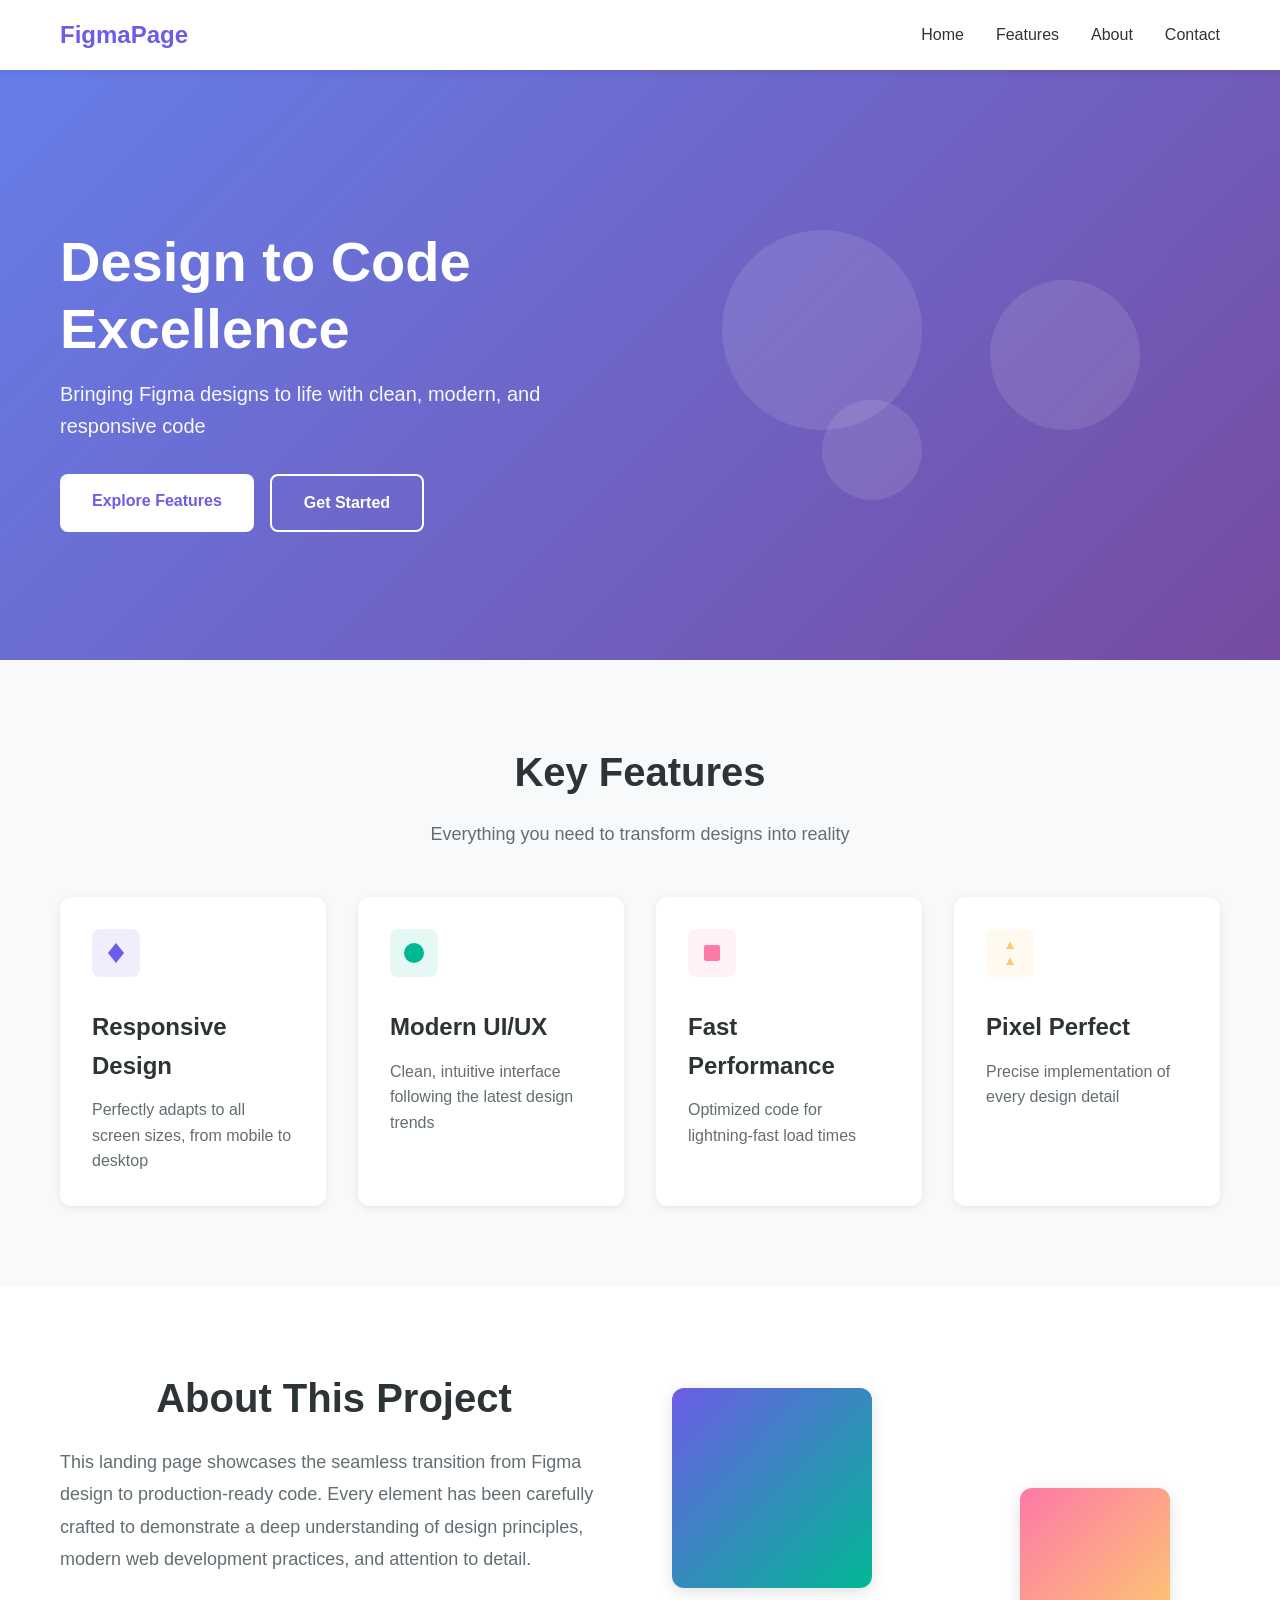
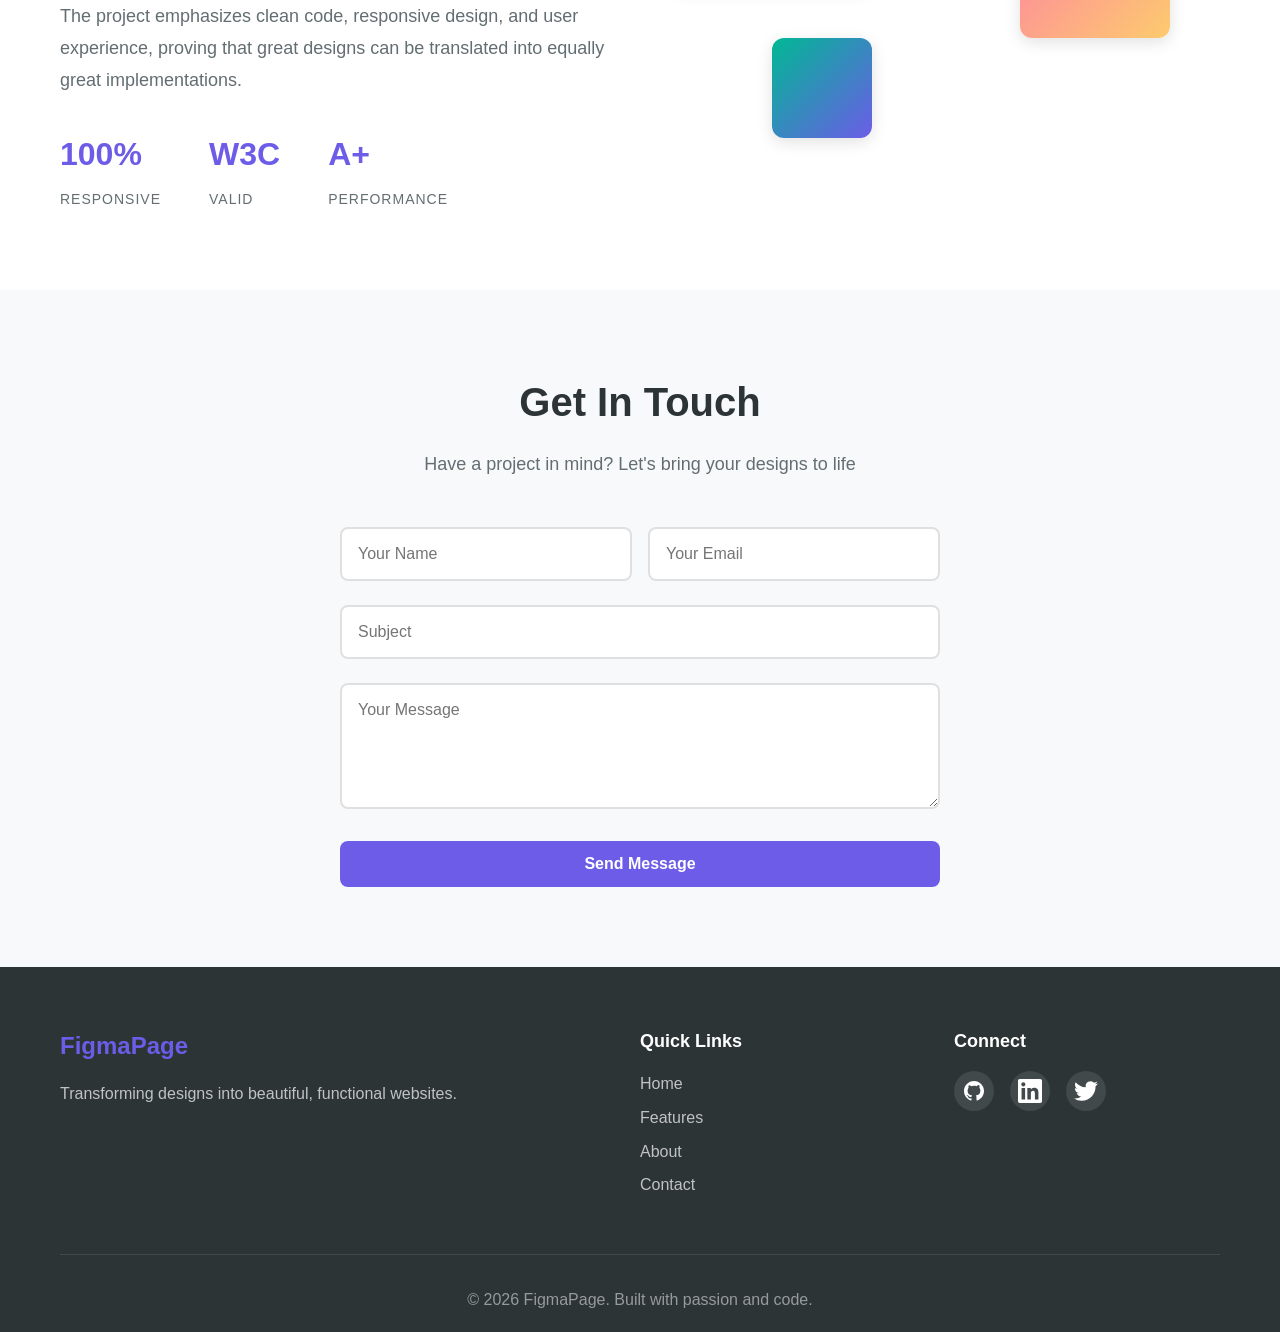
<file: index.html>
<!DOCTYPE html>
<html lang="en">
<head>
    <meta charset="UTF-8">
    <meta name="viewport" content="width=device-width, initial-scale=1.0">
    <meta name="description" content="Modern landing page designed with Figma - Showcasing design to code implementation">
    <title>Figma Landing Page Project</title>
    <link rel="stylesheet" href="styles.css">
</head>
<body>
    <!-- Navigation -->
    <nav class="navbar">
        <div class="container">
            <div class="nav-wrapper">
                <div class="logo">
                    <span class="logo-text">FigmaPage</span>
                </div>
                <ul class="nav-menu" id="navMenu">
                    <li><a href="#home" class="nav-link">Home</a></li>
                    <li><a href="#features" class="nav-link">Features</a></li>
                    <li><a href="#about" class="nav-link">About</a></li>
                    <li><a href="#contact" class="nav-link">Contact</a></li>
                </ul>
                <button class="mobile-menu-toggle" id="mobileMenuToggle">
                    <span></span>
                    <span></span>
                    <span></span>
                </button>
            </div>
        </div>
    </nav>

    <!-- Hero Section -->
    <section id="home" class="hero">
        <div class="container">
            <div class="hero-content">
                <h1 class="hero-title">Design to Code Excellence</h1>
                <p class="hero-subtitle">Bringing Figma designs to life with clean, modern, and responsive code</p>
                <div class="hero-buttons">
                    <a href="#features" class="btn btn-primary">Explore Features</a>
                    <a href="#contact" class="btn btn-secondary">Get Started</a>
                </div>
            </div>
            <div class="hero-image">
                <div class="hero-illustration">
                    <div class="illustration-circle circle-1"></div>
                    <div class="illustration-circle circle-2"></div>
                    <div class="illustration-circle circle-3"></div>
                </div>
            </div>
        </div>
    </section>

    <!-- Features Section -->
    <section id="features" class="features">
        <div class="container">
            <h2 class="section-title">Key Features</h2>
            <p class="section-subtitle">Everything you need to transform designs into reality</p>
            <div class="features-grid">
                <div class="feature-card">
                    <div class="feature-icon">
                        <svg width="48" height="48" viewBox="0 0 48 48" fill="none">
                            <rect width="48" height="48" rx="8" fill="#6C5CE7" opacity="0.1"/>
                            <path d="M24 14L32 24L24 34L16 24L24 14Z" fill="#6C5CE7"/>
                        </svg>
                    </div>
                    <h3 class="feature-title">Responsive Design</h3>
                    <p class="feature-description">Perfectly adapts to all screen sizes, from mobile to desktop</p>
                </div>
                <div class="feature-card">
                    <div class="feature-icon">
                        <svg width="48" height="48" viewBox="0 0 48 48" fill="none">
                            <rect width="48" height="48" rx="8" fill="#00B894" opacity="0.1"/>
                            <circle cx="24" cy="24" r="10" fill="#00B894"/>
                        </svg>
                    </div>
                    <h3 class="feature-title">Modern UI/UX</h3>
                    <p class="feature-description">Clean, intuitive interface following the latest design trends</p>
                </div>
                <div class="feature-card">
                    <div class="feature-icon">
                        <svg width="48" height="48" viewBox="0 0 48 48" fill="none">
                            <rect width="48" height="48" rx="8" fill="#FD79A8" opacity="0.1"/>
                            <rect x="16" y="16" width="16" height="16" rx="2" fill="#FD79A8"/>
                        </svg>
                    </div>
                    <h3 class="feature-title">Fast Performance</h3>
                    <p class="feature-description">Optimized code for lightning-fast load times</p>
                </div>
                <div class="feature-card">
                    <div class="feature-icon">
                        <svg width="48" height="48" viewBox="0 0 48 48" fill="none">
                            <rect width="48" height="48" rx="8" fill="#FDCB6E" opacity="0.1"/>
                            <path d="M24 12L28 20H20L24 12Z M24 28L20 36H28L24 28Z" fill="#FDCB6E"/>
                        </svg>
                    </div>
                    <h3 class="feature-title">Pixel Perfect</h3>
                    <p class="feature-description">Precise implementation of every design detail</p>
                </div>
            </div>
        </div>
    </section>

    <!-- About Section -->
    <section id="about" class="about">
        <div class="container">
            <div class="about-content">
                <div class="about-text">
                    <h2 class="section-title">About This Project</h2>
                    <p class="about-description">
                        This landing page showcases the seamless transition from Figma design to production-ready code. 
                        Every element has been carefully crafted to demonstrate a deep understanding of design principles, 
                        modern web development practices, and attention to detail.
                    </p>
                    <p class="about-description">
                        The project emphasizes clean code, responsive design, and user experience, proving that great 
                        designs can be translated into equally great implementations.
                    </p>
                    <div class="about-stats">
                        <div class="stat">
                            <span class="stat-number">100%</span>
                            <span class="stat-label">Responsive</span>
                        </div>
                        <div class="stat">
                            <span class="stat-number">W3C</span>
                            <span class="stat-label">Valid</span>
                        </div>
                        <div class="stat">
                            <span class="stat-number">A+</span>
                            <span class="stat-label">Performance</span>
                        </div>
                    </div>
                </div>
                <div class="about-image">
                    <div class="about-illustration">
                        <div class="illustration-box box-1"></div>
                        <div class="illustration-box box-2"></div>
                        <div class="illustration-box box-3"></div>
                    </div>
                </div>
            </div>
        </div>
    </section>

    <!-- Contact Section -->
    <section id="contact" class="contact">
        <div class="container">
            <h2 class="section-title">Get In Touch</h2>
            <p class="section-subtitle">Have a project in mind? Let's bring your designs to life</p>
            <form class="contact-form">
                <div class="form-row">
                    <div class="form-group">
                        <input type="text" id="name" name="name" placeholder="Your Name" required>
                    </div>
                    <div class="form-group">
                        <input type="email" id="email" name="email" placeholder="Your Email" required>
                    </div>
                </div>
                <div class="form-group">
                    <input type="text" id="subject" name="subject" placeholder="Subject" required>
                </div>
                <div class="form-group">
                    <textarea id="message" name="message" rows="5" placeholder="Your Message" required></textarea>
                </div>
                <button type="submit" class="btn btn-primary">Send Message</button>
            </form>
        </div>
    </section>

    <!-- Footer -->
    <footer class="footer">
        <div class="container">
            <div class="footer-content">
                <div class="footer-section">
                    <h3 class="footer-title">FigmaPage</h3>
                    <p class="footer-text">Transforming designs into beautiful, functional websites.</p>
                </div>
                <div class="footer-section">
                    <h4 class="footer-heading">Quick Links</h4>
                    <ul class="footer-links">
                        <li><a href="#home">Home</a></li>
                        <li><a href="#features">Features</a></li>
                        <li><a href="#about">About</a></li>
                        <li><a href="#contact">Contact</a></li>
                    </ul>
                </div>
                <div class="footer-section">
                    <h4 class="footer-heading">Connect</h4>
                    <div class="social-links">
                        <a href="#" class="social-link" aria-label="GitHub">
                            <svg width="24" height="24" viewBox="0 0 24 24" fill="currentColor">
                                <path d="M12 2C6.477 2 2 6.477 2 12c0 4.42 2.865 8.17 6.839 9.49.5.092.682-.217.682-.482 0-.237-.008-.866-.013-1.7-2.782.603-3.369-1.34-3.369-1.34-.454-1.156-1.11-1.463-1.11-1.463-.908-.62.069-.608.069-.608 1.003.07 1.531 1.03 1.531 1.03.892 1.529 2.341 1.087 2.91.831.092-.646.35-1.086.636-1.336-2.22-.253-4.555-1.11-4.555-4.943 0-1.091.39-1.984 1.029-2.683-.103-.253-.446-1.27.098-2.647 0 0 .84-.269 2.75 1.025A9.578 9.578 0 0112 6.836c.85.004 1.705.114 2.504.336 1.909-1.294 2.747-1.025 2.747-1.025.546 1.377.203 2.394.1 2.647.64.699 1.028 1.592 1.028 2.683 0 3.842-2.339 4.687-4.566 4.935.359.309.678.919.678 1.852 0 1.336-.012 2.415-.012 2.743 0 .267.18.578.688.48C19.138 20.167 22 16.418 22 12c0-5.523-4.477-10-10-10z"/>
                            </svg>
                        </a>
                        <a href="#" class="social-link" aria-label="LinkedIn">
                            <svg width="24" height="24" viewBox="0 0 24 24" fill="currentColor">
                                <path d="M20.447 20.452h-3.554v-5.569c0-1.328-.027-3.037-1.852-3.037-1.853 0-2.136 1.445-2.136 2.939v5.667H9.351V9h3.414v1.561h.046c.477-.9 1.637-1.85 3.37-1.85 3.601 0 4.267 2.37 4.267 5.455v6.286zM5.337 7.433c-1.144 0-2.063-.926-2.063-2.065 0-1.138.92-2.063 2.063-2.063 1.14 0 2.064.925 2.064 2.063 0 1.139-.925 2.065-2.064 2.065zm1.782 13.019H3.555V9h3.564v11.452zM22.225 0H1.771C.792 0 0 .774 0 1.729v20.542C0 23.227.792 24 1.771 24h20.451C23.2 24 24 23.227 24 22.271V1.729C24 .774 23.2 0 22.222 0h.003z"/>
                            </svg>
                        </a>
                        <a href="#" class="social-link" aria-label="Twitter">
                            <svg width="24" height="24" viewBox="0 0 24 24" fill="currentColor">
                                <path d="M23.953 4.57a10 10 0 01-2.825.775 4.958 4.958 0 002.163-2.723c-.951.555-2.005.959-3.127 1.184a4.92 4.92 0 00-8.384 4.482C7.69 8.095 4.067 6.13 1.64 3.162a4.822 4.822 0 00-.666 2.475c0 1.71.87 3.213 2.188 4.096a4.904 4.904 0 01-2.228-.616v.06a4.923 4.923 0 003.946 4.827 4.996 4.996 0 01-2.212.085 4.936 4.936 0 004.604 3.417 9.867 9.867 0 01-6.102 2.105c-.39 0-.779-.023-1.17-.067a13.995 13.995 0 007.557 2.209c9.053 0 13.998-7.496 13.998-13.985 0-.21 0-.42-.015-.63A9.935 9.935 0 0024 4.59z"/>
                            </svg>
                        </a>
                    </div>
                </div>
            </div>
            <div class="footer-bottom">
                <p>&copy; 2026 FigmaPage. Built with passion and code.</p>
            </div>
        </div>
    </footer>

    <script src="script.js"></script>
</body>
</html>
</file>
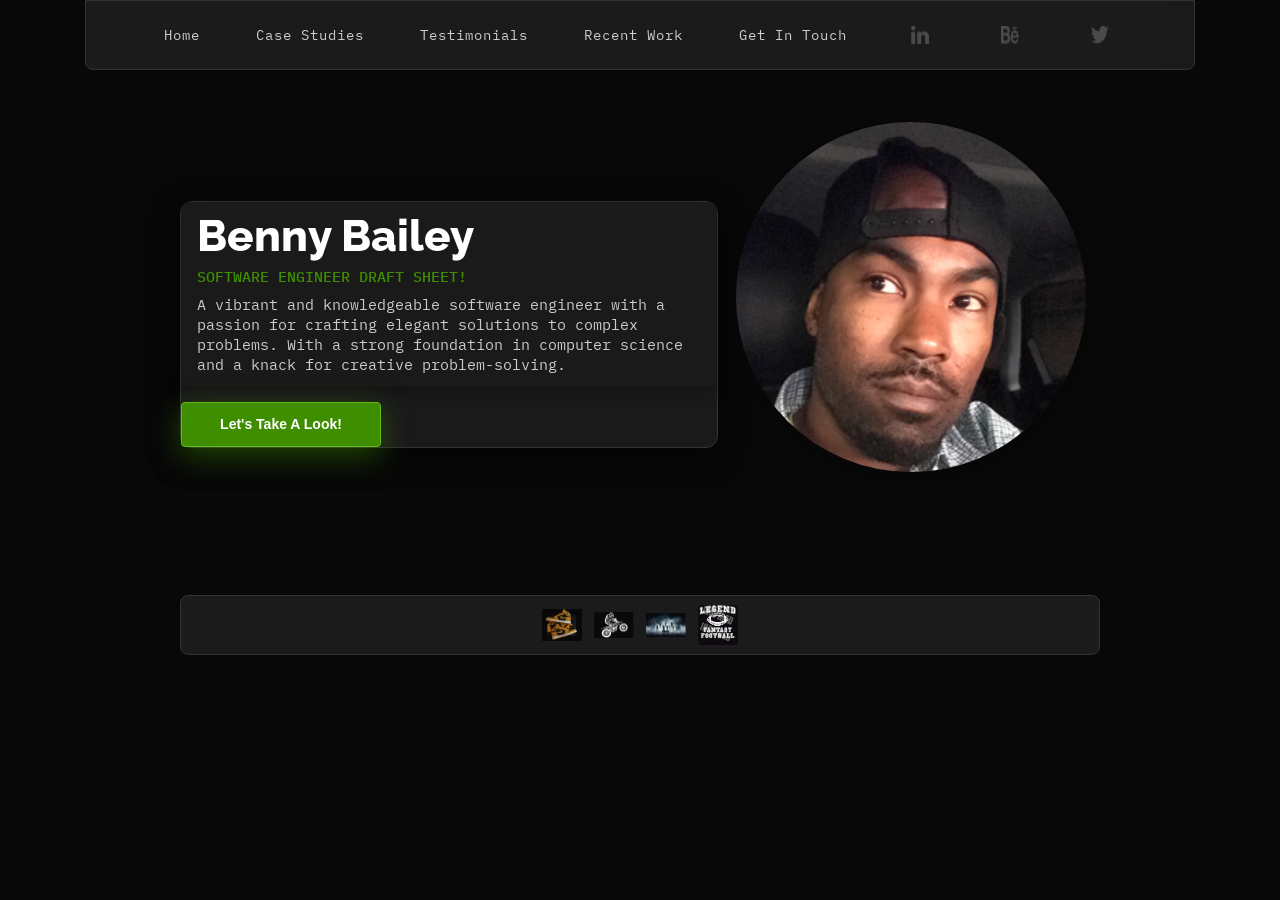
<file: figLanding.html>
<!DOCTYPE html>
<html lang="en">
<head>
    <meta charset="utf-8" />
    <meta name="viewport" content="width=device-width, initial-scale=1" />
    <title>Benny Bailey — Portfolio</title>
    <link rel="preconnect" href="https://fonts.googleapis.com" />
    <link rel="preconnect" href="https://fonts.gstatic.com" crossorigin />
    <link rel="stylesheet" href="figStyle.css" />
</head>
<body>
    <header class="navigation">
        <nav aria-label="Primary">
            <ul>
                <li><a href="#" aria-current="page">Home</a></li>
                <li><a href="#">Case Studies</a></li>
                <li><a href="#">Testimonials</a></li>
                <li><a href="#">Recent Work</a></li>
                <li><a href="#">Get In Touch</a></li>
                <li><a href="#" aria-label="LinkedIn profile"><img src="images/LinkedIn.png" alt="LinkedIn" width="18" height="18" decoding="async"/></a></li>
                <li><a href="#" aria-label="Behance profile"><img src="images/Behance.png" alt="Behance" width="18" height="18" decoding="async"/></a></li>
                <li><a href="#" aria-label="Twitter profile"><img src="images/Twitter.png" alt="Twitter" width="18" height="18" decoding="async"/></a></li>
            </ul>
        </nav>
    </header>

    <main>
        <section class="intro-card" aria-labelledby="hero-name">
            <div class="card">
                <img src="images/Yrboi.png" alt="Benny Bailey" width="350" height="350"/>
                <div class="card-body">
                    <div class="info-box">
                        <h1 id="hero-name">Benny Bailey</h1>
                        <span>SOFTWARE ENGINEER DRAFT SHEET!</span>
                        <p> A vibrant and knowledgeable software engineer with 
                            a passion for crafting elegant solutions to complex problems. 
                            With a strong foundation in computer science and a knack for 
                            creative problem-solving.
                        </p>
                    </div>
                </div>
                <button class="toggle" type="button">Let's Take A Look!</button>
            </div>
        </section>
    </main>

    <footer class="bottom">
        <nav class="bottom-nav" aria-label="Featured work">
            <ul>
                <li><a href="#" aria-label="Sneakers project"><img src="images/sneakers-bg.jpg" alt="Sneakers" class="logo" width="40" height="40" loading="lazy" decoding="async"/></a></li>
                <li><a href="#" aria-label="Biker project"><img src="images/biker.jpeg" alt="Biker" class="logo" width="40" height="40" loading="lazy" decoding="async"/></a></li>
                <li><a href="#" aria-label="Chess project"><img src="images/chess.jpeg" alt="Chess" class="logo" width="40" height="40" loading="lazy" decoding="async"/></a></li>
                <li><a href="#" aria-label="Football project"><img src="images/football.jpeg" alt="Football" class="logo" width="40" height="40" loading="lazy" decoding="async"/></a></li>
            </ul>
        </nav>
    </footer>
    
</body>
</html>
</file>
<file: styles.css>
/* Reset and Base Styles */
* {
    margin: 0;
    padding: 0;
    box-sizing: border-box;
}

:root {
    --primary-color: #6C5CE7;
    --secondary-color: #00B894;
    --accent-color: #FD79A8;
    --warning-color: #FDCB6E;
    --text-dark: #2D3436;
    --text-light: #636E72;
    --bg-light: #F8F9FA;
    --white: #FFFFFF;
    --shadow-sm: 0 2px 8px rgba(0, 0, 0, 0.08);
    --shadow-md: 0 4px 16px rgba(0, 0, 0, 0.12);
    --shadow-lg: 0 8px 32px rgba(0, 0, 0, 0.16);
    --transition: all 0.3s ease;
}

html {
    scroll-behavior: smooth;
}

body {
    font-family: -apple-system, BlinkMacSystemFont, 'Segoe UI', Roboto, 'Helvetica Neue', Arial, sans-serif;
    line-height: 1.6;
    color: var(--text-dark);
    background-color: var(--white);
}

.container {
    max-width: 1200px;
    margin: 0 auto;
    padding: 0 20px;
}

/* Navigation */
.navbar {
    position: fixed;
    top: 0;
    left: 0;
    right: 0;
    background-color: var(--white);
    box-shadow: var(--shadow-sm);
    z-index: 1000;
    transition: var(--transition);
}

.nav-wrapper {
    display: flex;
    justify-content: space-between;
    align-items: center;
    padding: 1rem 0;
}

.logo-text {
    font-size: 1.5rem;
    font-weight: 700;
    color: var(--primary-color);
}

.nav-menu {
    display: flex;
    list-style: none;
    gap: 2rem;
}

.nav-link {
    text-decoration: none;
    color: var(--text-dark);
    font-weight: 500;
    transition: var(--transition);
    position: relative;
}

.nav-link::after {
    content: '';
    position: absolute;
    bottom: -5px;
    left: 0;
    width: 0;
    height: 2px;
    background-color: var(--primary-color);
    transition: var(--transition);
}

.nav-link:hover {
    color: var(--primary-color);
}

.nav-link:hover::after {
    width: 100%;
}

.mobile-menu-toggle {
    display: none;
    flex-direction: column;
    gap: 4px;
    background: none;
    border: none;
    cursor: pointer;
    padding: 0.5rem;
}

.mobile-menu-toggle span {
    display: block;
    width: 25px;
    height: 3px;
    background-color: var(--text-dark);
    transition: var(--transition);
}

/* Hero Section */
.hero {
    padding: 120px 0 80px;
    background: linear-gradient(135deg, #667eea 0%, #764ba2 100%);
    color: var(--white);
    margin-top: 60px;
}

.hero .container {
    display: grid;
    grid-template-columns: 1fr 1fr;
    gap: 4rem;
    align-items: center;
}

.hero-title {
    font-size: 3.5rem;
    font-weight: 700;
    margin-bottom: 1rem;
    line-height: 1.2;
}

.hero-subtitle {
    font-size: 1.25rem;
    margin-bottom: 2rem;
    opacity: 0.95;
}

.hero-buttons {
    display: flex;
    gap: 1rem;
    flex-wrap: wrap;
}

.btn {
    padding: 0.875rem 2rem;
    border-radius: 8px;
    text-decoration: none;
    font-weight: 600;
    transition: var(--transition);
    display: inline-block;
    border: none;
    cursor: pointer;
    font-size: 1rem;
}

.btn-primary {
    background-color: var(--white);
    color: var(--primary-color);
}

.btn-primary:hover {
    transform: translateY(-2px);
    box-shadow: var(--shadow-lg);
}

.btn-secondary {
    background-color: transparent;
    color: var(--white);
    border: 2px solid var(--white);
}

.btn-secondary:hover {
    background-color: var(--white);
    color: var(--primary-color);
}

.hero-illustration {
    position: relative;
    height: 400px;
}

.illustration-circle {
    position: absolute;
    border-radius: 50%;
    background: rgba(255, 255, 255, 0.1);
    animation: float 3s ease-in-out infinite;
}

.circle-1 {
    width: 200px;
    height: 200px;
    top: 50px;
    left: 50px;
    animation-delay: 0s;
}

.circle-2 {
    width: 150px;
    height: 150px;
    top: 100px;
    right: 80px;
    animation-delay: 0.5s;
}

.circle-3 {
    width: 100px;
    height: 100px;
    bottom: 80px;
    left: 150px;
    animation-delay: 1s;
}

@keyframes float {
    0%, 100% {
        transform: translateY(0);
    }
    50% {
        transform: translateY(-20px);
    }
}

/* Features Section */
.features {
    padding: 80px 0;
    background-color: var(--bg-light);
}

.section-title {
    font-size: 2.5rem;
    font-weight: 700;
    text-align: center;
    margin-bottom: 1rem;
    color: var(--text-dark);
}

.section-subtitle {
    font-size: 1.125rem;
    text-align: center;
    color: var(--text-light);
    margin-bottom: 3rem;
}

.features-grid {
    display: grid;
    grid-template-columns: repeat(auto-fit, minmax(250px, 1fr));
    gap: 2rem;
}

.feature-card {
    background-color: var(--white);
    padding: 2rem;
    border-radius: 12px;
    box-shadow: var(--shadow-sm);
    transition: var(--transition);
}

.feature-card:hover {
    transform: translateY(-8px);
    box-shadow: var(--shadow-lg);
}

.feature-icon {
    margin-bottom: 1.5rem;
}

.feature-title {
    font-size: 1.5rem;
    font-weight: 600;
    margin-bottom: 0.75rem;
    color: var(--text-dark);
}

.feature-description {
    color: var(--text-light);
    line-height: 1.6;
}

/* About Section */
.about {
    padding: 80px 0;
    background-color: var(--white);
}

.about-content {
    display: grid;
    grid-template-columns: 1fr 1fr;
    gap: 4rem;
    align-items: center;
}

.about-description {
    font-size: 1.125rem;
    color: var(--text-light);
    margin-bottom: 1.5rem;
    line-height: 1.8;
}

.about-stats {
    display: flex;
    gap: 3rem;
    margin-top: 2rem;
}

.stat {
    display: flex;
    flex-direction: column;
}

.stat-number {
    font-size: 2rem;
    font-weight: 700;
    color: var(--primary-color);
    margin-bottom: 0.5rem;
}

.stat-label {
    color: var(--text-light);
    font-size: 0.875rem;
    text-transform: uppercase;
    letter-spacing: 1px;
}

.about-illustration {
    position: relative;
    height: 400px;
}

.illustration-box {
    position: absolute;
    border-radius: 12px;
    box-shadow: var(--shadow-md);
}

.box-1 {
    width: 200px;
    height: 200px;
    background: linear-gradient(135deg, var(--primary-color), var(--secondary-color));
    top: 0;
    left: 0;
    animation: rotate 10s linear infinite;
}

.box-2 {
    width: 150px;
    height: 150px;
    background: linear-gradient(135deg, var(--accent-color), var(--warning-color));
    top: 100px;
    right: 50px;
    animation: rotate 8s linear infinite reverse;
}

.box-3 {
    width: 100px;
    height: 100px;
    background: linear-gradient(135deg, var(--secondary-color), var(--primary-color));
    bottom: 50px;
    left: 100px;
    animation: rotate 12s linear infinite;
}

@keyframes rotate {
    from {
        transform: rotate(0deg);
    }
    to {
        transform: rotate(360deg);
    }
}

/* Contact Section */
.contact {
    padding: 80px 0;
    background-color: var(--bg-light);
}

.contact-form {
    max-width: 600px;
    margin: 0 auto;
}

.form-row {
    display: grid;
    grid-template-columns: 1fr 1fr;
    gap: 1rem;
}

.form-group {
    margin-bottom: 1.5rem;
}

.form-group input,
.form-group textarea {
    width: 100%;
    padding: 1rem;
    border: 2px solid #E0E0E0;
    border-radius: 8px;
    font-size: 1rem;
    font-family: inherit;
    transition: var(--transition);
}

.form-group input:focus,
.form-group textarea:focus {
    outline: none;
    border-color: var(--primary-color);
}

.form-group textarea {
    resize: vertical;
}

.contact-form .btn-primary {
    width: 100%;
    background-color: var(--primary-color);
    color: var(--white);
}

.contact-form .btn-primary:hover {
    background-color: #5f4fd1;
}

/* Footer */
.footer {
    background-color: var(--text-dark);
    color: var(--white);
    padding: 60px 0 20px;
}

.footer-content {
    display: grid;
    grid-template-columns: 2fr 1fr 1fr;
    gap: 3rem;
    margin-bottom: 3rem;
}

.footer-title {
    font-size: 1.5rem;
    font-weight: 700;
    margin-bottom: 1rem;
    color: var(--primary-color);
}

.footer-text {
    color: rgba(255, 255, 255, 0.7);
    line-height: 1.6;
}

.footer-heading {
    font-size: 1.125rem;
    font-weight: 600;
    margin-bottom: 1rem;
}

.footer-links {
    list-style: none;
}

.footer-links li {
    margin-bottom: 0.5rem;
}

.footer-links a {
    color: rgba(255, 255, 255, 0.7);
    text-decoration: none;
    transition: var(--transition);
}

.footer-links a:hover {
    color: var(--white);
    padding-left: 5px;
}

.social-links {
    display: flex;
    gap: 1rem;
}

.social-link {
    width: 40px;
    height: 40px;
    border-radius: 50%;
    background-color: rgba(255, 255, 255, 0.1);
    display: flex;
    align-items: center;
    justify-content: center;
    color: var(--white);
    transition: var(--transition);
}

.social-link:hover {
    background-color: var(--primary-color);
    transform: translateY(-3px);
}

.footer-bottom {
    text-align: center;
    padding-top: 2rem;
    border-top: 1px solid rgba(255, 255, 255, 0.1);
    color: rgba(255, 255, 255, 0.5);
}

/* Responsive Design */
@media (max-width: 768px) {
    .mobile-menu-toggle {
        display: flex;
    }

    .nav-menu {
        position: absolute;
        top: 100%;
        left: 0;
        right: 0;
        background-color: var(--white);
        flex-direction: column;
        padding: 1rem;
        box-shadow: var(--shadow-md);
        display: none;
    }

    .nav-menu.active {
        display: flex;
    }

    .hero .container {
        grid-template-columns: 1fr;
    }

    .hero-title {
        font-size: 2.5rem;
    }

    .hero-illustration {
        display: none;
    }

    .features-grid {
        grid-template-columns: 1fr;
    }

    .about-content {
        grid-template-columns: 1fr;
    }

    .about-illustration {
        display: none;
    }

    .form-row {
        grid-template-columns: 1fr;
    }

    .footer-content {
        grid-template-columns: 1fr;
    }

    .about-stats {
        flex-wrap: wrap;
    }
}

@media (max-width: 480px) {
    .hero-title {
        font-size: 2rem;
    }

    .section-title {
        font-size: 2rem;
    }

    .hero-buttons {
        flex-direction: column;
    }

    .btn {
        width: 100%;
        text-align: center;
    }
}
</file>
<file: figStyle.css>
@import url('https://fonts.googleapis.com/css2?family=IBM+Plex+Mono:ital,wght@0,100;0,200;0,300;0,400;0,500;0,600;0,700;1,100;1,200;1,300;1,400;1,500;1,600;1,700&family=Inter:ital,opsz,wght@0,14..32,100..900;1,14..32,100..900&family=Raleway:wght@100;200;300;400;500;600;700;800;900&display=swap');

:root {
    --color-bg: #080808;
    --color-surface: #1a1a1a;
    --color-border: #333;
    --color-text: #cccccc;
    --color-white: #ffffff;
    --color-accent: #3F8E00;
    --color-accent-border: #62BA1B;
}

*,
*::before,
*::after {
    box-sizing: border-box;
}

body {
    font-family: "IBM Plex Mono", monospace;
    background: var(--color-bg);
    width: 1280px;
    height: 700px;
    margin: 0;
    padding: 0;
    position: relative;
    opacity: 1;
    overflow: hidden;
}

.navigation {
    position: absolute;
    left: 85px;
    width: 1110px;
    height: 70px;
    background-image: url("./images/boxy1.png");
    background-repeat: no-repeat;
    background-size: contain;
    background-color: var(--color-surface);
    font-weight: 400;
    font-size: 14px;
    letter-spacing: 1px;
    color: var(--color-text);
    display: flex;
    justify-content: center;
    align-items: center;
    padding: 0;
    border-bottom-right-radius: 8px;
    border-bottom-left-radius: 8px;
    opacity: 1;
    border: 1px solid var(--color-border);
}

.navigation ul {
    display: flex;
    align-items: center;
    justify-content: center;
    gap: 40px;
    margin: 0 auto;
    padding: 0 12px;
    list-style-type: none;
    color: var(--color-text);
    max-width: 1100px;
}

.navigation li {
    display: inline-flex;
    align-items: center;
}

.navigation a {
    display: inline-flex;
    align-items: center;
    gap: 8px;
    color: inherit;
    text-decoration: none;
    padding: 6px 8px;
}

.navigation a:hover { opacity: 0.9; }

.navigation li img {
    width: 18px;
    height: 18px;
    margin: 0 8px;
    vertical-align: middle;
    opacity: 0.7;
}

.intro-card {
    position: absolute;
    top: 201px;
    left: 180px;
    width: 538px;
    height: 247px;
    opacity: 1;
    display: flex;
    align-items: center;
    justify-content: center;
    padding: 0;
}

.card {
    position: relative;
    background: var(--color-surface);
    border-radius: 12px;
    padding: 16px 20px;
    box-shadow: 0 8px 30px rgba(0, 0, 0, 0.5);
    width: 100%;
    height: 100%;
    display: flex;
    flex-direction: row;
    align-items: center;
    gap: 30px;
    border: 1px solid var(--color-border);
}

.card img {
    position: absolute;
    width: 350px;
    height: 350px;
    bottom: -25px;
    left: 555px;
    border-radius: 50%;
    object-fit: cover;
    display: block;
    box-shadow: 0 6px 12px rgba(13,20,28,0.06);
    opacity: 1;
    transform: none;
}

.card-body h1 {
    font-size: 1.25rem;
    margin: 0 0 8px;
    font-family: 'Inter', sans-serif;
    font-weight: 600;
    color: var(--color-white);
}

.card-body p {
    margin: 0 0 16px;
    color: var(--color-text);
    font-size: 0.95rem;
}

.info-box {
    position: absolute;
    top: 0;
    left: 0;
    background: var(--color-surface);
    border: none;
    border-radius: 8px;
    padding: 12px 16px;
    display: flex;
    flex-direction: column;
    align-items: flex-start;
    gap: 8px;
    box-shadow: 0 4px 16px rgba(0,0,0,0.3);
}

.info-box h1 {
    margin: 0;
    font-family: 'Raleway', sans-serif;
    font-weight: 800;
    font-style: normal;
    font-size: 44px;
    line-height: 100%;
    letter-spacing: 0%;
    vertical-align: bottom;
    color: var(--color-white);
}

.info-box p {
    margin: 0;
    font-size: 0.95rem;
    color: var(--color-text);
}

.info-box span {
    margin: 0;
    font-size: 0.95rem;
    color: var(--color-accent);
    font-weight: 500;
}

.toggle {
    position: absolute;
    bottom: 0;
    left: 0;
    display: inline-flex;
    align-items: center;
    justify-content: center;
    gap: 8px;
    width: 200px;
    height: 45px;
    box-sizing: border-box;
    padding: 12px 24px;
    background: var(--color-accent);
    color: var(--color-white);
    border-radius: 4px;
    border: 1px solid var(--color-accent-border);
    cursor: pointer;
    font-weight: 600;
    font-size: 14px;
    opacity: 1;
    transform: none;
    line-height: 1.2;
    box-shadow: 0px 8px 30px 0px #3F8E0080;
}

.toggle:hover { opacity: 0.95; }

.navigation a:focus-visible,
.bottom-nav a:focus-visible,
.toggle:focus-visible {
    outline: 2px solid var(--color-accent-border);
    outline-offset: 2px;
}

@media (max-width: 1200px) {
    body {
        width: 100%;
        min-height: 700px;
        height: auto;
        overflow-x: hidden;
        overflow-y: auto;
    }

    .navigation {
        left: 50%;
        transform: translateX(-50%);
        width: min(1110px, calc(100% - 32px));
    }

    .navigation ul {
        gap: clamp(12px, 2.5vw, 28px);
        padding: 0 16px;
    }

    .intro-card {
        left: 50%;
        transform: translateX(-50%);
        width: min(538px, calc(100% - 40px));
    }

    .card img {
        width: clamp(220px, 30vw, 320px);
        height: clamp(220px, 30vw, 320px);
        left: calc(100% - 40px);
        bottom: -20px;
    }

    .bottom {
        left: 50%;
        transform: translateX(-50%);
        width: min(920px, calc(100% - 40px));
    }
}

@media (max-width: 820px) {
    body {
        min-height: 100vh;
        height: auto;
    }

    .navigation {
        position: relative;
        left: auto;
        top: 0;
        transform: none;
        width: calc(100% - 20px);
        margin: 0 auto;
        height: auto;
        min-height: 70px;
        padding: 10px 0;
        background-size: cover;
    }

    .navigation ul {
        flex-wrap: wrap;
        gap: 10px 14px;
        justify-content: center;
        padding: 0 12px;
    }

    main {
        padding-top: 28px;
    }

    .intro-card {
        position: relative;
        top: 0;
        left: auto;
        transform: none;
        width: calc(100% - 20px);
        max-width: 560px;
        height: auto;
        margin: 0 auto;
    }

    .card {
        height: auto;
        min-height: 0;
        padding: 16px;
        gap: 16px;
        flex-direction: column;
        align-items: stretch;
    }

    .card img {
        position: static;
        width: 180px;
        height: 180px;
        margin: 0 auto;
    }

    .card-body {
        width: 100%;
    }

    .info-box {
        position: static;
        width: 100%;
        padding: 12px;
    }

    .info-box h1 {
        font-size: clamp(32px, 8vw, 44px);
    }

    .toggle {
        position: static;
        width: 100%;
        margin-top: 6px;
    }

    .bottom {
        position: relative;
        top: 0;
        left: auto;
        transform: none;
        width: calc(100% - 20px);
        margin: 20px auto 16px;
    }

    .bottom-nav ul {
        padding: 0 10px;
        gap: 8px;
    }

    .bottom-nav .logo {
        width: 34px;
        height: 34px;
    }
}

@media (max-width: 480px) {
    .navigation {
        font-size: 12px;
    }

    .info-box p,
    .info-box span {
        font-size: 0.9rem;
    }
}


.bottom {
    position: absolute;
    top: 595px;
    left: 180px;
    width: 920px;
    height: 60px;
    opacity: 1;
    background-image: url("./images/boxy1.png");
    background-repeat: no-repeat;
    background-size: contain;
    background-color: var(--color-surface);
    display: flex;
    justify-content: center;
    align-items: center;
    padding: 0;
    border: 1px solid var(--color-border);
    border-radius: 8px;
}

.bottom-nav ul {
    display: flex;
    align-items: center;
    justify-content: space-between;
    gap: 0;
    margin: 0 auto;
    padding: 0 20px;
    list-style-type: none;
    color: var(--color-text);
    max-width: 920px;
    width: 100%;
}

.bottom-nav li {
    display: inline-flex;
    align-items: center;
}

.bottom-nav a {
    display: inline-flex;
    align-items: center;
    gap: 8px;
    color: inherit;
    text-decoration: none;
    padding: 4px 6px;
    font-size: 13px;
}

.bottom-nav li img {
    width: 16px;
    height: 16px;
    margin: 0 6px;
    vertical-align: middle;
    opacity: 0.7;
}

.bottom-nav .logo {
    width: 40px;
    height: 40px;
    margin: 0;
    opacity: 1;
    object-fit: contain;
    border-radius: 4px;
}

@media (max-width: 1200px) {
    .bottom {
        left: 50%;
        transform: translateX(-50%);
        width: min(920px, calc(100% - 40px));
    }
}

@media (max-width: 820px) {
    .bottom {
        position: relative;
        top: 0;
        left: auto;
        transform: none;
        width: calc(100% - 20px);
        margin: 20px auto 16px;
    }

    .bottom-nav ul {
        padding: 0 10px;
        gap: 8px;
    }

    .bottom-nav .logo {
        width: 34px;
        height: 34px;
    }
}

@media (max-width: 420px) {
    .navigation {
        width: calc(100% - 16px);
        padding: 8px 0;
    }

    .navigation ul {
        gap: 8px 10px;
        padding: 0 8px;
    }

    .navigation a {
        padding: 4px 6px;
        font-size: 12px;
    }

    .intro-card {
        width: calc(100% - 16px);
        margin-top: 4px;
    }

    .card {
        padding: 14px;
    }

    .card img {
        width: 150px;
        height: 150px;
    }

    .info-box {
        padding: 10px;
    }

    .info-box h1 {
        font-size: 34px;
    }

    .info-box p,
    .info-box span {
        font-size: 0.88rem;
    }

    .toggle {
        height: 42px;
        font-size: 13px;
    }

    .bottom {
        width: calc(100% - 16px);
        height: 56px;
        margin: 16px auto 14px;
    }

    .bottom-nav ul {
        padding: 0 8px;
    }

    .bottom-nav .logo {
        width: 32px;
        height: 32px;
    }
}

@media (max-width: 393px) {
    .navigation {
        width: calc(100% - 12px);
        min-height: 64px;
        padding: 6px 0;
    }

    .navigation ul {
        gap: 6px 8px;
        padding: 0 6px;
    }

    .navigation a {
        padding: 3px 5px;
        font-size: 11px;
    }

    .navigation li img {
        width: 16px;
        height: 16px;
        margin: 0 4px;
    }

    main {
        padding-top: 22px;
    }

    .intro-card {
        width: calc(100% - 12px);
    }

    .card {
        padding: 12px;
        gap: 12px;
    }

    .card img {
        width: 142px;
        height: 142px;
    }

    .info-box h1 {
        font-size: 31px;
    }

    .info-box p,
    .info-box span {
        font-size: 0.84rem;
    }

    .toggle {
        height: 40px;
        padding: 10px 12px;
        font-size: 12px;
    }

    .bottom {
        width: calc(100% - 12px);
        height: 54px;
        margin: 14px auto 12px;
    }

    .bottom-nav ul {
        padding: 0 6px;
        gap: 6px;
    }

    .bottom-nav .logo {
        width: 30px;
        height: 30px;
    }
}
</file>
